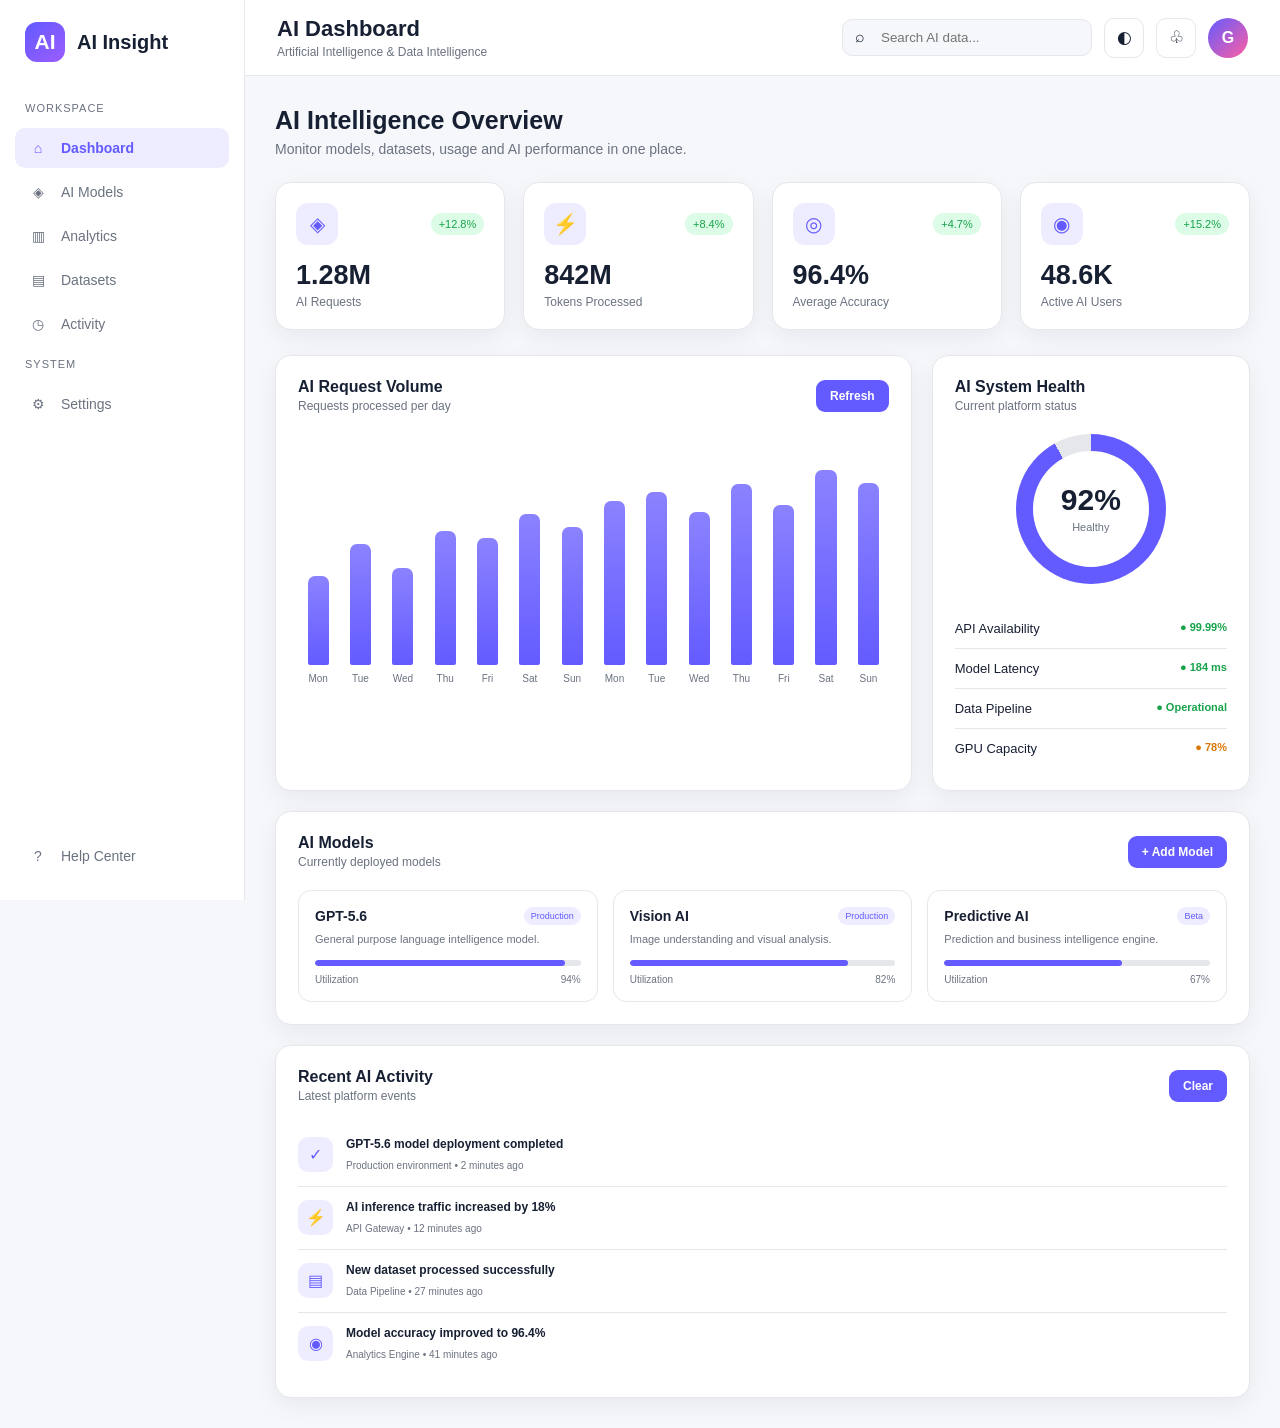
<file: index.html>
<!DOCTYPE html>
<html lang="en">
<head>
    <meta charset="UTF-8">
    <meta name="viewport" content="width=device-width, initial-scale=1.0">
    <title>AI Intelligence Dashboard</title>

    <style>
        * {
            margin: 0;
            padding: 0;
            box-sizing: border-box;
        }

        :root {
            --bg: #f5f7fb;
            --card: #ffffff;
            --text: #172033;
            --muted: #6b7280;
            --border: #e5e7eb;
            --primary: #635bff;
            --primary-light: #eeecff;
            --success: #16a34a;
            --danger: #dc2626;
            --warning: #d97706;
            --shadow: 0 8px 25px rgba(15, 23, 42, 0.06);
        }

        body.dark {
            --bg: #0b1020;
            --card: #121a2b;
            --text: #f4f7ff;
            --muted: #9ca8bd;
            --border: #263149;
            --primary: #8b82ff;
            --primary-light: #211e49;
            --shadow: 0 8px 25px rgba(0, 0, 0, 0.25);
        }

        body {
            font-family: Inter, Arial, Helvetica, sans-serif;
            background: var(--bg);
            color: var(--text);
            min-height: 100vh;
            transition: 0.3s;
        }

        /* ================= SIDEBAR ================= */

        .sidebar {
            position: fixed;
            left: 0;
            top: 0;
            bottom: 0;
            width: 245px;
            background: var(--card);
            border-right: 1px solid var(--border);
            padding: 22px 15px;
            z-index: 100;
        }

        .logo {
            display: flex;
            align-items: center;
            gap: 12px;
            padding: 0 10px 30px;
            font-size: 20px;
            font-weight: 800;
        }

        .logo-icon {
            width: 40px;
            height: 40px;
            border-radius: 12px;
            background: linear-gradient(135deg, #635bff, #9b5cff);
            display: grid;
            place-items: center;
            color: white;
            font-size: 21px;
        }

        .nav-title {
            font-size: 11px;
            color: var(--muted);
            text-transform: uppercase;
            letter-spacing: 1px;
            padding: 10px;
        }

        .nav-item {
            display: flex;
            align-items: center;
            gap: 12px;
            padding: 12px;
            margin: 4px 0;
            border-radius: 10px;
            color: var(--muted);
            cursor: pointer;
            transition: 0.2s;
            font-size: 14px;
        }

        .nav-item:hover,
        .nav-item.active {
            background: var(--primary-light);
            color: var(--primary);
            font-weight: 600;
        }

        .nav-icon {
            width: 22px;
            text-align: center;
        }

        .sidebar-bottom {
            position: absolute;
            bottom: 20px;
            left: 15px;
            right: 15px;
        }

        /* ================= MAIN ================= */

        .main {
            margin-left: 245px;
            min-height: 100vh;
        }

        .topbar {
            height: 76px;
            background: var(--card);
            border-bottom: 1px solid var(--border);
            display: flex;
            align-items: center;
            justify-content: space-between;
            padding: 0 32px;
            position: sticky;
            top: 0;
            z-index: 50;
        }

        .page-title h1 {
            font-size: 22px;
            margin-bottom: 3px;
        }

        .page-title p {
            font-size: 12px;
            color: var(--muted);
        }

        .top-actions {
            display: flex;
            align-items: center;
            gap: 12px;
        }

        .search {
            position: relative;
        }

        .search input {
            width: 250px;
            padding: 10px 14px 10px 38px;
            border: 1px solid var(--border);
            border-radius: 10px;
            background: var(--bg);
            color: var(--text);
            outline: none;
        }

        .search span {
            position: absolute;
            left: 13px;
            top: 9px;
        }

        .icon-button {
            width: 40px;
            height: 40px;
            border: 1px solid var(--border);
            border-radius: 10px;
            background: var(--card);
            color: var(--text);
            cursor: pointer;
            font-size: 17px;
        }

        .avatar {
            width: 40px;
            height: 40px;
            border-radius: 50%;
            background: linear-gradient(135deg, #635bff, #ff5fa2);
            color: white;
            display: grid;
            place-items: center;
            font-weight: bold;
        }

        /* ================= CONTENT ================= */

        .content {
            padding: 30px;
        }

        .welcome {
            margin-bottom: 25px;
        }

        .welcome h2 {
            font-size: 25px;
            margin-bottom: 6px;
        }

        .welcome p {
            color: var(--muted);
            font-size: 14px;
        }

        /* ================= STAT CARDS ================= */

        .stats {
            display: grid;
            grid-template-columns: repeat(4, 1fr);
            gap: 18px;
            margin-bottom: 25px;
        }

        .stat-card {
            background: var(--card);
            border: 1px solid var(--border);
            border-radius: 16px;
            padding: 20px;
            box-shadow: var(--shadow);
        }

        .stat-top {
            display: flex;
            justify-content: space-between;
            align-items: center;
        }

        .stat-icon {
            width: 42px;
            height: 42px;
            border-radius: 12px;
            display: grid;
            place-items: center;
            background: var(--primary-light);
            color: var(--primary);
            font-size: 20px;
        }

        .stat-change {
            font-size: 11px;
            padding: 5px 8px;
            border-radius: 20px;
            background: #dcfce7;
            color: var(--success);
        }

        body.dark .stat-change {
            background: #12321e;
        }

        .stat-card h3 {
            font-size: 27px;
            margin: 15px 0 4px;
        }

        .stat-card p {
            color: var(--muted);
            font-size: 12px;
        }

        /* ================= GRID ================= */

        .dashboard-grid {
            display: grid;
            grid-template-columns: 2fr 1fr;
            gap: 20px;
            margin-bottom: 20px;
        }

        .card {
            background: var(--card);
            border: 1px solid var(--border);
            border-radius: 16px;
            padding: 22px;
            box-shadow: var(--shadow);
        }

        .card-header {
            display: flex;
            align-items: center;
            justify-content: space-between;
            margin-bottom: 20px;
        }

        .card-header h3 {
            font-size: 16px;
        }

        .card-header span {
            font-size: 12px;
            color: var(--muted);
        }

        /* ================= CHART ================= */

        .chart {
            height: 250px;
            display: flex;
            align-items: end;
            gap: 12px;
            padding: 20px 5px 0;
        }

        .bar-container {
            flex: 1;
            height: 100%;
            display: flex;
            flex-direction: column;
            justify-content: end;
            align-items: center;
            gap: 8px;
        }

        .bar {
            width: 70%;
            max-width: 40px;
            min-height: 10px;
            border-radius: 7px 7px 2px 2px;
            background: linear-gradient(180deg, #8b82ff, #635bff);
            transition: height 0.6s ease;
        }

        .bar:hover {
            opacity: 0.75;
        }

        .bar-label {
            font-size: 10px;
            color: var(--muted);
        }

        /* ================= AI HEALTH ================= */

        .health-score {
            display: flex;
            justify-content: center;
            margin: 15px 0 25px;
        }

        .circle {
            width: 150px;
            height: 150px;
            border-radius: 50%;
            background:
                conic-gradient(
                    var(--primary) 0deg 331deg,
                    var(--border) 331deg 360deg
                );
            display: grid;
            place-items: center;
            position: relative;
        }

        .circle::after {
            content: "";
            position: absolute;
            width: 116px;
            height: 116px;
            border-radius: 50%;
            background: var(--card);
        }

        .circle-content {
            position: relative;
            z-index: 2;
            text-align: center;
        }

        .circle-content strong {
            display: block;
            font-size: 30px;
        }

        .circle-content span {
            color: var(--muted);
            font-size: 11px;
        }

        .health-row {
            display: flex;
            justify-content: space-between;
            padding: 12px 0;
            border-bottom: 1px solid var(--border);
            font-size: 13px;
        }

        .health-row:last-child {
            border-bottom: none;
        }

        .status {
            font-size: 11px;
            font-weight: 600;
        }

        .online {
            color: var(--success);
        }

        .warning {
            color: var(--warning);
        }

        /* ================= MODELS ================= */

        .models {
            display: grid;
            grid-template-columns: repeat(3, 1fr);
            gap: 15px;
        }

        .model {
            border: 1px solid var(--border);
            border-radius: 13px;
            padding: 16px;
        }

        .model-top {
            display: flex;
            align-items: center;
            justify-content: space-between;
        }

        .model-name {
            font-weight: 700;
            font-size: 14px;
        }

        .model-badge {
            font-size: 9px;
            padding: 4px 7px;
            border-radius: 20px;
            background: var(--primary-light);
            color: var(--primary);
        }

        .model p {
            color: var(--muted);
            font-size: 11px;
            margin: 8px 0 15px;
        }

        .progress {
            height: 6px;
            background: var(--border);
            border-radius: 10px;
            overflow: hidden;
        }

        .progress div {
            height: 100%;
            background: var(--primary);
            border-radius: 10px;
        }

        .model-footer {
            display: flex;
            justify-content: space-between;
            margin-top: 8px;
            color: var(--muted);
            font-size: 10px;
        }

        /* ================= ACTIVITY ================= */

        .activity {
            margin-top: 20px;
        }

        .activity-item {
            display: flex;
            gap: 13px;
            padding: 13px 0;
            border-bottom: 1px solid var(--border);
        }

        .activity-item:last-child {
            border: none;
        }

        .activity-icon {
            width: 35px;
            height: 35px;
            border-radius: 10px;
            display: grid;
            place-items: center;
            background: var(--primary-light);
            color: var(--primary);
            flex-shrink: 0;
        }

        .activity-info {
            flex: 1;
        }

        .activity-info strong {
            display: block;
            font-size: 12px;
            margin-bottom: 4px;
        }

        .activity-info span {
            color: var(--muted);
            font-size: 10px;
        }

        /* ================= BUTTON ================= */

        .button {
            border: none;
            background: var(--primary);
            color: white;
            padding: 9px 14px;
            border-radius: 9px;
            cursor: pointer;
            font-size: 12px;
            font-weight: 600;
        }

        .button:hover {
            opacity: 0.85;
        }

        /* ================= MOBILE ================= */

        @media (max-width: 1100px) {
            .stats {
                grid-template-columns: repeat(2, 1fr);
            }

            .models {
                grid-template-columns: 1fr;
            }
        }

        @media (max-width: 800px) {
            .sidebar {
                width: 70px;
                padding: 15px 8px;
            }

            .logo span,
            .nav-item span:not(.nav-icon),
            .nav-title,
            .sidebar-bottom {
                display: none;
            }

            .logo {
                justify-content: center;
                padding: 0 0 25px;
            }

            .nav-item {
                justify-content: center;
            }

            .main {
                margin-left: 70px;
            }

            .dashboard-grid {
                grid-template-columns: 1fr;
            }

            .search {
                display: none;
            }
        }

        @media (max-width: 550px) {
            .content {
                padding: 18px;
            }

            .topbar {
                padding: 0 18px;
            }

            .stats {
                grid-template-columns: 1fr;
            }
        }
    </style>
</head>

<body>

    <!-- ================= SIDEBAR ================= -->

    <aside class="sidebar">

        <div class="logo">
            <div class="logo-icon">AI</div>
            <span>AI Insight</span>
        </div>

        <div class="nav-title">Workspace</div>

        <div class="nav-item active" onclick="changePage('Dashboard')">
            <span class="nav-icon">⌂</span>
            <span>Dashboard</span>
        </div>

        <div class="nav-item" onclick="changePage('AI Models')">
            <span class="nav-icon">◈</span>
            <span>AI Models</span>
        </div>

        <div class="nav-item" onclick="changePage('Analytics')">
            <span class="nav-icon">▥</span>
            <span>Analytics</span>
        </div>

        <div class="nav-item" onclick="changePage('Datasets')">
            <span class="nav-icon">▤</span>
            <span>Datasets</span>
        </div>

        <div class="nav-item" onclick="changePage('Activity')">
            <span class="nav-icon">◷</span>
            <span>Activity</span>
        </div>

        <div class="nav-title">System</div>

        <div class="nav-item" onclick="changePage('Settings')">
            <span class="nav-icon">⚙</span>
            <span>Settings</span>
        </div>

        <div class="sidebar-bottom">

            <div class="nav-item">
                <span class="nav-icon">?</span>
                <span>Help Center</span>
            </div>

        </div>

    </aside>


    <!-- ================= MAIN ================= -->

    <main class="main">

        <!-- TOPBAR -->

        <header class="topbar">

            <div class="page-title">
                <h1 id="pageTitle">AI Dashboard</h1>
                <p>Artificial Intelligence & Data Intelligence</p>
            </div>

            <div class="top-actions">

                <div class="search">
                    <span>⌕</span>
                    <input
                        type="text"
                        id="searchInput"
                        placeholder="Search AI data..."
                        oninput="searchData()"
                    >
                </div>

                <button class="icon-button" onclick="toggleTheme()" title="Toggle theme">
                    ◐
                </button>

                <button class="icon-button" onclick="showNotification()">
                    ♧
                </button>

                <div class="avatar">G</div>

            </div>

        </header>


        <!-- CONTENT -->

        <section class="content">

            <div class="welcome">
                <h2>AI Intelligence Overview</h2>
                <p>Monitor models, datasets, usage and AI performance in one place.</p>
            </div>


            <!-- ================= STATS ================= -->

            <div class="stats">

                <div class="stat-card">

                    <div class="stat-top">
                        <div class="stat-icon">◈</div>
                        <span class="stat-change">+12.8%</span>
                    </div>

                    <h3 id="requests">1.28M</h3>
                    <p>AI Requests</p>

                </div>


                <div class="stat-card">

                    <div class="stat-top">
                        <div class="stat-icon">⚡</div>
                        <span class="stat-change">+8.4%</span>
                    </div>

                    <h3 id="tokens">842M</h3>
                    <p>Tokens Processed</p>

                </div>


                <div class="stat-card">

                    <div class="stat-top">
                        <div class="stat-icon">◎</div>
                        <span class="stat-change">+4.7%</span>
                    </div>

                    <h3 id="accuracy">96.4%</h3>
                    <p>Average Accuracy</p>

                </div>


                <div class="stat-card">

                    <div class="stat-top">
                        <div class="stat-icon">◉</div>
                        <span class="stat-change">+15.2%</span>
                    </div>

                    <h3 id="users">48.6K</h3>
                    <p>Active AI Users</p>

                </div>

            </div>


            <!-- ================= CHART + HEALTH ================= -->

            <div class="dashboard-grid">

                <div class="card">

                    <div class="card-header">
                        <div>
                            <h3>AI Request Volume</h3>
                            <span>Requests processed per day</span>
                        </div>

                        <button class="button" onclick="randomizeChart()">
                            Refresh
                        </button>
                    </div>

                    <div class="chart" id="chart"></div>

                </div>


                <div class="card">

                    <div class="card-header">
                        <div>
                            <h3>AI System Health</h3>
                            <span>Current platform status</span>
                        </div>
                    </div>

                    <div class="health-score">

                        <div class="circle">

                            <div class="circle-content">
                                <strong>92%</strong>
                                <span>Healthy</span>
                            </div>

                        </div>

                    </div>

                    <div class="health-row">
                        <span>API Availability</span>
                        <span class="status online">● 99.99%</span>
                    </div>

                    <div class="health-row">
                        <span>Model Latency</span>
                        <span class="status online">● 184 ms</span>
                    </div>

                    <div class="health-row">
                        <span>Data Pipeline</span>
                        <span class="status online">● Operational</span>
                    </div>

                    <div class="health-row">
                        <span>GPU Capacity</span>
                        <span class="status warning">● 78%</span>
                    </div>

                </div>

            </div>


            <!-- ================= AI MODELS ================= -->

            <div class="card">

                <div class="card-header">

                    <div>
                        <h3>AI Models</h3>
                        <span>Currently deployed models</span>
                    </div>

                    <button class="button" onclick="addModel()">
                        + Add Model
                    </button>

                </div>


                <div class="models" id="models">

                    <div class="model">

                        <div class="model-top">
                            <span class="model-name">GPT-5.6</span>
                            <span class="model-badge">Production</span>
                        </div>

                        <p>General purpose language intelligence model.</p>

                        <div class="progress">
                            <div style="width:94%"></div>
                        </div>

                        <div class="model-footer">
                            <span>Utilization</span>
                            <span>94%</span>
                        </div>

                    </div>


                    <div class="model">

                        <div class="model-top">
                            <span class="model-name">Vision AI</span>
                            <span class="model-badge">Production</span>
                        </div>

                        <p>Image understanding and visual analysis.</p>

                        <div class="progress">
                            <div style="width:82%"></div>
                        </div>

                        <div class="model-footer">
                            <span>Utilization</span>
                            <span>82%</span>
                        </div>

                    </div>


                    <div class="model">

                        <div class="model-top">
                            <span class="model-name">Predictive AI</span>
                            <span class="model-badge">Beta</span>
                        </div>

                        <p>Prediction and business intelligence engine.</p>

                        <div class="progress">
                            <div style="width:67%"></div>
                        </div>

                        <div class="model-footer">
                            <span>Utilization</span>
                            <span>67%</span>
                        </div>

                    </div>

                </div>

            </div>


            <!-- ================= ACTIVITY ================= -->

            <div class="card activity">

                <div class="card-header">

                    <div>
                        <h3>Recent AI Activity</h3>
                        <span>Latest platform events</span>
                    </div>

                    <button class="button" onclick="clearActivity()">
                        Clear
                    </button>

                </div>


                <div id="activityList">

                    <div class="activity-item">

                        <div class="activity-icon">✓</div>

                        <div class="activity-info">
                            <strong>GPT-5.6 model deployment completed</strong>
                            <span>Production environment • 2 minutes ago</span>
                        </div>

                    </div>


                    <div class="activity-item">

                        <div class="activity-icon">⚡</div>

                        <div class="activity-info">
                            <strong>AI inference traffic increased by 18%</strong>
                            <span>API Gateway • 12 minutes ago</span>
                        </div>

                    </div>


                    <div class="activity-item">

                        <div class="activity-icon">▤</div>

                        <div class="activity-info">
                            <strong>New dataset processed successfully</strong>
                            <span>Data Pipeline • 27 minutes ago</span>
                        </div>

                    </div>


                    <div class="activity-item">

                        <div class="activity-icon">◉</div>

                        <div class="activity-info">
                            <strong>Model accuracy improved to 96.4%</strong>
                            <span>Analytics Engine • 41 minutes ago</span>
                        </div>

                    </div>

                </div>

            </div>

        </section>

    </main>


    <!-- ================= JAVASCRIPT ================= -->

    <script>

        /* ==========================================
           CHART
        ========================================== */

        let chartData = [
            48, 65, 52, 72, 68, 81, 74,
            88, 93, 82, 97, 86, 105, 98
        ];

        const days = [
            "Mon", "Tue", "Wed", "Thu",
            "Fri", "Sat", "Sun",
            "Mon", "Tue", "Wed",
            "Thu", "Fri", "Sat", "Sun"
        ];


        function renderChart() {

            const chart = document.getElementById("chart");

            chart.innerHTML = "";

            const max = Math.max(...chartData);

            chartData.forEach((value, index) => {

                const container = document.createElement("div");

                container.className = "bar-container";

                const bar = document.createElement("div");

                bar.className = "bar";

                bar.style.height = `${(value / max) * 85}%`;

                bar.title = `${value}K requests`;

                const label = document.createElement("div");

                label.className = "bar-label";

                label.textContent = days[index];

                container.appendChild(bar);
                container.appendChild(label);

                chart.appendChild(container);

            });

        }


        function randomizeChart() {

            chartData = chartData.map(() => {

                return Math.floor(
                    Math.random() * 70
                ) + 40;

            });

            renderChart();

        }


        /* ==========================================
           DARK MODE
        ========================================== */

        function toggleTheme() {

            document.body.classList.toggle("dark");

            const darkMode =
                document.body.classList.contains("dark");

            localStorage.setItem(
                "ai-dashboard-theme",
                darkMode ? "dark" : "light"
            );

        }


        function loadTheme() {

            const saved =
                localStorage.getItem("ai-dashboard-theme");

            if (saved === "dark") {
                document.body.classList.add("dark");
            }

        }


        /* ==========================================
           NAVIGATION
        ========================================== */

        function changePage(page) {

            document.getElementById("pageTitle")
                .textContent = page;

            document.querySelectorAll(".nav-item")
                .forEach(item => {
                    item.classList.remove("active");
                });

            event.currentTarget.classList.add("active");

        }


        /* ==========================================
           SEARCH
        ========================================== */

        function searchData() {

            const query =
                document.getElementById("searchInput")
                .value
                .toLowerCase();

            const models =
                document.querySelectorAll(".model");

            models.forEach(model => {

                const text =
                    model.textContent.toLowerCase();

                model.style.display =
                    text.includes(query)
                        ? "block"
                        : "none";

            });

        }


        /* ==========================================
           ADD MODEL
        ========================================== */

        function addModel() {

            const name =
                prompt("Enter AI model name:");

            if (!name) return;

            const models =
                document.getElementById("models");

            const model =
                document.createElement("div");

            model.className = "model";

            model.innerHTML = `

                <div class="model-top">

                    <span class="model-name">
                        ${name}
                    </span>

                    <span class="model-badge">
                        New
                    </span>

                </div>

                <p>
                    Newly registered artificial
                    intelligence model.
                </p>

                <div class="progress">
                    <div style="width:45%"></div>
                </div>

                <div class="model-footer">
                    <span>Utilization</span>
                    <span>45%</span>
                </div>

            `;

            models.appendChild(model);

            showToast(
                `${name} added successfully`
            );

        }


        /* ==========================================
           CLEAR ACTIVITY
        ========================================== */

        function clearActivity() {

            const list =
                document.getElementById("activityList");

            list.innerHTML = `

                <div style="
                    text-align:center;
                    padding:30px;
                    color:var(--muted);
                    font-size:13px;
                ">
                    No recent activity
                </div>

            `;

        }


        /* ==========================================
           NOTIFICATION
        ========================================== */

        function showNotification() {

            showToast(
                "AI system is operating normally"
            );

        }


        /* ==========================================
           TOAST
        ========================================== */

        function showToast(message) {

            const toast =
                document.createElement("div");

            toast.textContent = message;

            toast.style.position = "fixed";
            toast.style.bottom = "25px";
            toast.style.right = "25px";
            toast.style.padding = "13px 18px";
            toast.style.background = "var(--text)";
            toast.style.color = "var(--card)";
            toast.style.borderRadius = "10px";
            toast.style.fontSize = "13px";
            toast.style.zIndex = "9999";
            toast.style.boxShadow =
                "0 10px 30px rgba(0,0,0,.2)";

            document.body.appendChild(toast);

            setTimeout(() => {

                toast.style.opacity = "0";
                toast.style.transition = "0.3s";

                setTimeout(() => {
                    toast.remove();
                }, 300);

            }, 2200);

        }


        /* ==========================================
           LIVE METRICS
        ========================================== */

        function updateMetrics() {

            const requests =
                1.28 +
                (Math.random() * 0.04 - 0.02);

            const tokens =
                842 +
                Math.floor(Math.random() * 10 - 5);

            const accuracy =
                96 +
                Math.random() * 0.8;

            document.getElementById("requests")
                .textContent =
                requests.toFixed(2) + "M";

            document.getElementById("tokens")
                .textContent =
                tokens + "M";

            document.getElementById("accuracy")
                .textContent =
                accuracy.toFixed(1) + "%";

        }


        /* ==========================================
           INITIALIZE
        ========================================== */

        loadTheme();

        renderChart();

        setInterval(() => {

            updateMetrics();

        }, 5000);


    </script>

</body>
</html>
</file>
